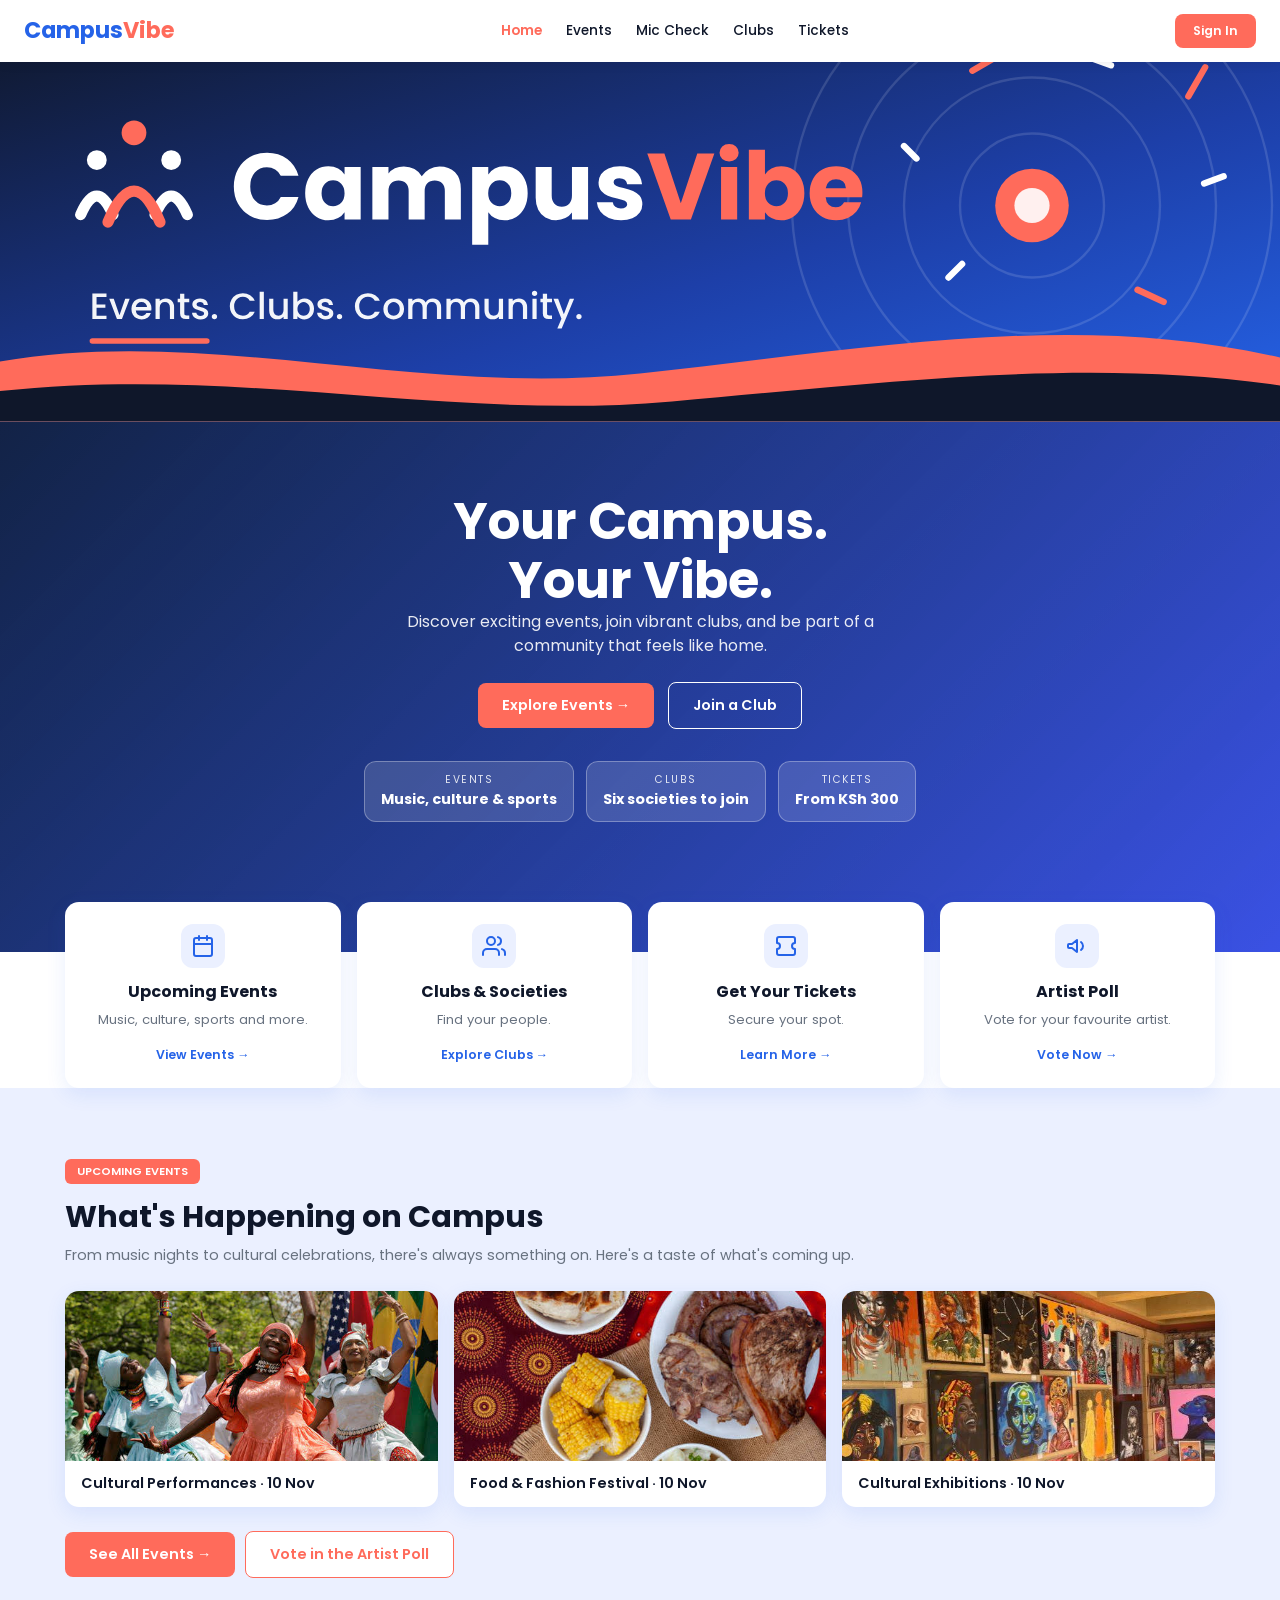
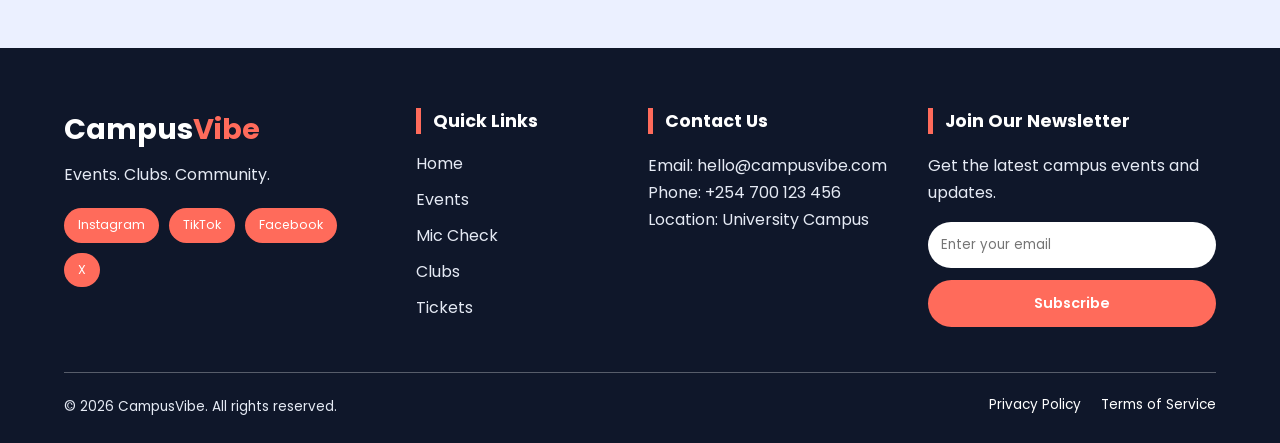
<file: index.html>
<!DOCTYPE html>
<html lang="en">
<head>
<meta charset="UTF-8">
<meta name="viewport" content="width=device-width, initial-scale=1.0">
<title>CampusVibe | Events. Clubs. Community.</title>
<link href="https://fonts.googleapis.com/css2?family=Poppins:wght@400;500;600;700&display=swap" rel="stylesheet">
<!-- same stylesheet and script as every page (they sit next to this file in the repo root) -->
<link rel="stylesheet" href="styles.css">
</head>
<body>
<a class="skip" href="#main">Skip to content</a>

<!-- HEADER (the same on every page; only the 'active' link changes) -->
<header class="header">
  <a href="index.html" class="logo">Campus<span>Vibe</span></a>
  <nav class="nav" aria-label="Main">
    <a href="index.html" class="active" aria-current="page">Home</a><a href="sections/events.html">Events</a><a href="sections/featured-event.html">Mic Check</a><a href="sections/clubs.html">Clubs</a>
    <a href="sections/tickets.html">Tickets</a>
  </nav>
  <a href="sections/tickets.html" class="btn btn-sm">Sign In</a>
  <button class="menu-toggle" aria-label="Open menu" aria-expanded="false">&#9776;</button>
</header>

<main id="main">

<!-- BRAND BANNER: logo + tagline, drawn as a vector so it stays sharp on every screen -->
<img class="banner" src="images/banner.svg" alt="CampusVibe. Events. Clubs. Community." width="1600" height="500" fetchpriority="high">

<!-- HERO: prototype headline, buttons and three quick facts (the banner above shows the logo and tagline) -->
<section class="hero" id="home">
  <div class="wrap hero-center">
    <div class="hero-copy">
      <h1>Your Campus.<br>Your Vibe.</h1>
      <p class="hero-text">Discover exciting events, join vibrant clubs, and be part of a community that feels like home.</p>
      <a href="sections/events.html" class="btn">Explore Events &rarr;</a>
      <a href="sections/clubs.html" class="btn btn-outline">Join a Club</a>
      <div class="chips">
        <div class="chip"><small>EVENTS</small><b>Music, culture &amp; sports</b></div>
        <div class="chip"><small>CLUBS</small><b>Six societies to join</b></div>
        <div class="chip"><small>TICKETS</small><b>From KSh 300</b></div>
      </div>
    </div>
  </div>
</section>

<!-- QUICK LINKS: each card opens its own page -->
<section class="quick" aria-label="Quick links">
  <div class="wrap grid4">
    <a class="card" href="sections/events.html"><span class="icon" aria-hidden="true"><svg viewBox="0 0 24 24" width="24" height="24" fill="none" stroke="currentColor" stroke-width="2" stroke-linecap="round" stroke-linejoin="round"><rect x="3" y="4" width="18" height="18" rx="2"/><line x1="16" y1="2" x2="16" y2="6"/><line x1="8" y1="2" x2="8" y2="6"/><line x1="3" y1="10" x2="21" y2="10"/></svg></span><h3>Upcoming Events</h3><p>Music, culture, sports and more.</p><span>View Events &rarr;</span></a>
    <a class="card" href="sections/clubs.html"><span class="icon" aria-hidden="true"><svg viewBox="0 0 24 24" width="24" height="24" fill="none" stroke="currentColor" stroke-width="2" stroke-linecap="round" stroke-linejoin="round"><path d="M17 21v-2a4 4 0 0 0-4-4H5a4 4 0 0 0-4 4v2"/><circle cx="9" cy="7" r="4"/><path d="M23 21v-2a4 4 0 0 0-3-3.87"/><path d="M16 3.13a4 4 0 0 1 0 7.75"/></svg></span><h3>Clubs &amp; Societies</h3><p>Find your people.</p><span>Explore Clubs &rarr;</span></a>
    <a class="card" href="sections/tickets.html"><span class="icon" aria-hidden="true"><svg viewBox="0 0 24 24" width="24" height="24" fill="none" stroke="currentColor" stroke-width="2" stroke-linecap="round" stroke-linejoin="round"><path d="M3 9V5a2 2 0 0 1 2-2h14a2 2 0 0 1 2 2v4a2 2 0 0 0 0 6v4a2 2 0 0 1-2 2H5a2 2 0 0 1-2-2v-4a2 2 0 0 0 0-6z"/></svg></span><h3>Get Your Tickets</h3><p>Secure your spot.</p><span>Learn More &rarr;</span></a>
    <a class="card" href="sections/poll.html"><span class="icon" aria-hidden="true"><svg viewBox="0 0 24 24" width="24" height="24" fill="none" stroke="currentColor" stroke-width="2" stroke-linecap="round" stroke-linejoin="round"><path d="M3 11v2a1 1 0 0 0 1 1h3l5 4V6L7 10H4a1 1 0 0 0-1 1z"/><path d="M16 8a5 5 0 0 1 0 8"/></svg></span><h3>Artist Poll</h3><p>Vote for your favourite artist.</p><span>Vote Now &rarr;</span></a>
  </div>
</section>

<!-- WHAT'S ON: preview of the events page -->
<section class="section light" id="whats-on">
  <div class="wrap">
    <span class="badge">UPCOMING EVENTS</span>
    <h2 class="title">What's Happening on Campus</h2>
    <p class="sub">From music nights to cultural celebrations, there's always something on. Here's a taste of what's coming up.</p>
    <div class="gallery">
      <a href="sections/events.html"><figure><img src="images/cultural-performances.jpg" alt="Dancers in colourful traditional dress performing with their arms raised" width="515" height="373" loading="lazy"><figcaption>Cultural Performances &middot; 10 Nov</figcaption></figure></a>
      <a href="sections/events.html"><figure><img src="images/cultural-food-fashion.jpg" alt="Grilled meats, roasted maize, flatbread and salad served on a patterned cloth" width="533" height="375" loading="lazy"><figcaption>Food &amp; Fashion Festival &middot; 10 Nov</figcaption></figure></a>
      <a href="sections/events.html"><figure><img src="images/cultural-exhibitions.jpg" alt="Colourful portrait paintings displayed on a gallery wall" width="599" height="375" loading="lazy"><figcaption>Cultural Exhibitions &middot; 10 Nov</figcaption></figure></a>
    </div>
    <p style="margin-top:24px"><a href="sections/events.html" class="btn">See All Events &rarr;</a><a href="sections/poll.html" class="btn btn-outline">Vote in the Artist Poll</a></p>
  </div>
</section>

</main>

<!-- FOOTER (the same on every page) -->
<footer class="footer">
  <div class="footer-container">
    <div>
      <h2>Campus<span>Vibe</span></h2>
      <p>Events. Clubs. Community.</p>
      <div class="social-links">
        <a href="#" aria-label="Instagram">Instagram</a><a href="#" aria-label="TikTok">TikTok</a>
        <a href="#" aria-label="Facebook">Facebook</a><a href="#" aria-label="X">X</a>
      </div>
    </div>
    <div class="footer-links">
      <h3>Quick Links</h3>
      <a href="index.html">Home</a><a href="sections/events.html">Events</a><a href="sections/featured-event.html">Mic Check</a><a href="sections/clubs.html">Clubs</a><a href="sections/tickets.html">Tickets</a>
    </div>
    <div>
      <h3>Contact Us</h3>
      <p>Email: hello@campusvibe.com</p><p>Phone: +254 700 123 456</p><p>Location: University Campus</p>
    </div>
    <div class="footer-newsletter">
      <h3>Join Our Newsletter</h3>
      <p>Get the latest campus events and updates.</p>
      <form id="newsletterForm">
        <label for="newsEmail" class="skip">Email address</label>
        <input type="email" id="newsEmail" placeholder="Enter your email" required>
        <button type="submit">Subscribe</button>
      </form>
      <p id="newsMsg" role="status"></p>
    </div>
  </div>
  <div class="footer-bottom">
    <p>&copy; 2026 CampusVibe. All rights reserved.</p>
    <div><a href="#">Privacy Policy</a><a href="#">Terms of Service</a></div>
  </div>
</footer>

<script src="script.js"></script>
</body>
</html>
</file>
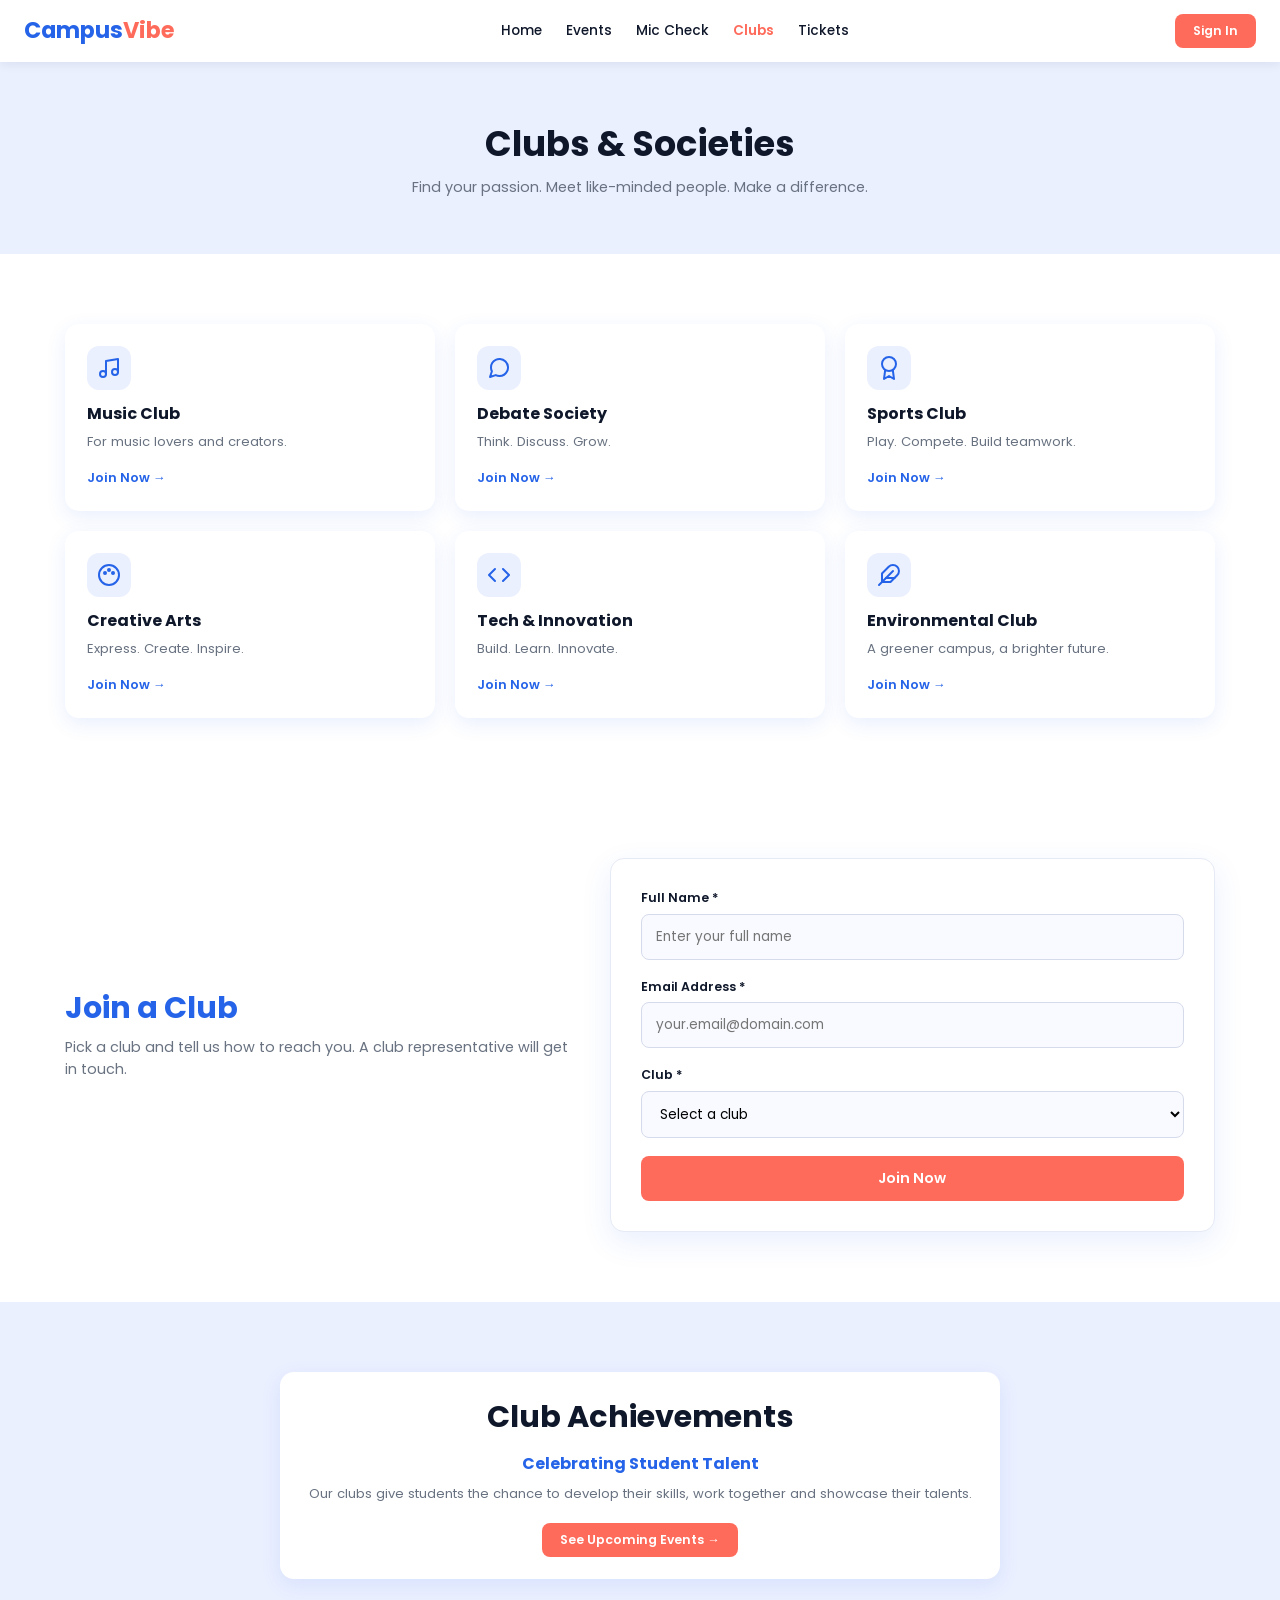
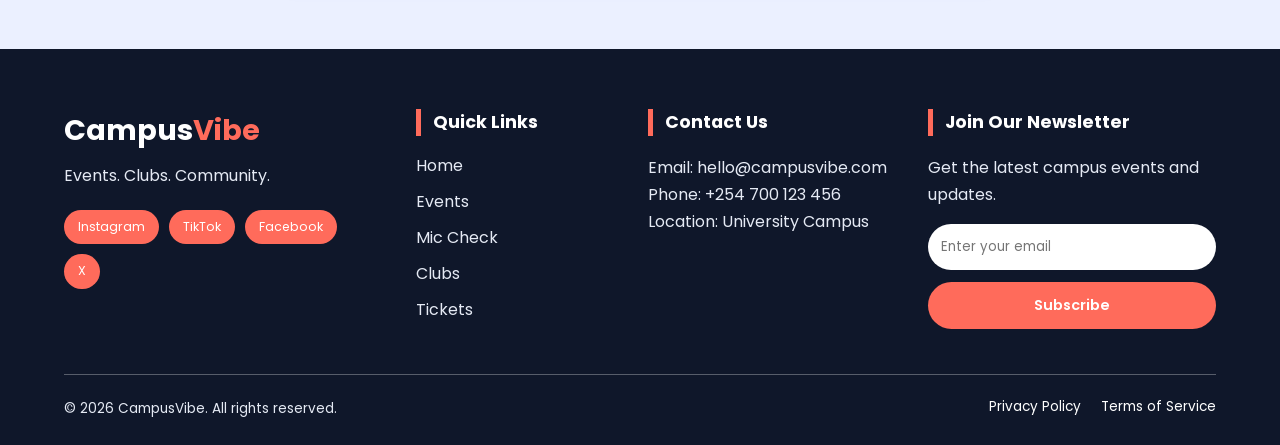
<file: sections/clubs.html>
<!DOCTYPE html>
<html lang="en">
<head>
<meta charset="UTF-8">
<meta name="viewport" content="width=device-width, initial-scale=1.0">
<title>Clubs & Societies | CampusVibe</title>
<link href="https://fonts.googleapis.com/css2?family=Poppins:wght@400;500;600;700&display=swap" rel="stylesheet">
<link rel="stylesheet" href="../styles.css">
</head>
<body>
<a class="skip" href="#main">Skip to content</a>

<!-- HEADER: identical on every page; only the highlighted link changes -->
<header class="header">
  <a href="../index.html" class="logo">Campus<span>Vibe</span></a>
  <nav class="nav" aria-label="Main"><a href="../index.html">Home</a><a href="events.html">Events</a><a href="featured-event.html">Mic Check</a><a href="clubs.html" class="active" aria-current="page">Clubs</a><a href="tickets.html">Tickets</a></nav>
  <a href="tickets.html#register" class="btn btn-sm">Sign In</a>
  <button class="menu-toggle" aria-label="Open menu" aria-expanded="false">&#9776;</button>
</header>

<main id="main">
<div class="page-hero"><h1 class="title">Clubs &amp; Societies</h1><p class="sub">Find your passion. Meet like-minded people. Make a difference.</p></div>
<section class="section" id="clubs"><div class="wrap"><div class="grid3">
      <div class="card"><span class="icon" aria-hidden="true"><svg viewBox="0 0 24 24" width="24" height="24" fill="none" stroke="currentColor" stroke-width="2" stroke-linecap="round" stroke-linejoin="round"><path d="M9 18V5l12-2v13"/><circle cx="6" cy="18" r="3"/><circle cx="18" cy="16" r="3"/></svg></span><h3>Music Club</h3><p>For music lovers and creators.</p><a href="#join" class="link" data-club="Music Club">Join Now &rarr;</a></div>
      <div class="card"><span class="icon" aria-hidden="true"><svg viewBox="0 0 24 24" width="24" height="24" fill="none" stroke="currentColor" stroke-width="2" stroke-linecap="round" stroke-linejoin="round"><path d="M21 11.5a8.4 8.4 0 0 1-.9 3.8 8.5 8.5 0 0 1-7.6 4.7 8.4 8.4 0 0 1-3.8-.9L3 21l1.9-5.7a8.4 8.4 0 0 1-.9-3.8 8.5 8.5 0 0 1 4.7-7.6 8.4 8.4 0 0 1 3.8-.9h.5a8.5 8.5 0 0 1 8 8z"/></svg></span><h3>Debate Society</h3><p>Think. Discuss. Grow.</p><a href="#join" class="link" data-club="Debate Society">Join Now &rarr;</a></div>
      <div class="card"><span class="icon" aria-hidden="true"><svg viewBox="0 0 24 24" width="24" height="24" fill="none" stroke="currentColor" stroke-width="2" stroke-linecap="round" stroke-linejoin="round"><circle cx="12" cy="8" r="7"/><polyline points="8.2 13.9 7 23 12 20 17 23 15.8 13.9"/></svg></span><h3>Sports Club</h3><p>Play. Compete. Build teamwork.</p><a href="#join" class="link" data-club="Sports Club">Join Now &rarr;</a></div>
      <div class="card"><span class="icon" aria-hidden="true"><svg viewBox="0 0 24 24" width="24" height="24" fill="none" stroke="currentColor" stroke-width="2" stroke-linecap="round" stroke-linejoin="round"><circle cx="12" cy="12" r="10"/><circle cx="8" cy="10" r="1"/><circle cx="12" cy="7" r="1"/><circle cx="16" cy="10" r="1"/></svg></span><h3>Creative Arts</h3><p>Express. Create. Inspire.</p><a href="#join" class="link" data-club="Creative Arts">Join Now &rarr;</a></div>
      <div class="card"><span class="icon" aria-hidden="true"><svg viewBox="0 0 24 24" width="24" height="24" fill="none" stroke="currentColor" stroke-width="2" stroke-linecap="round" stroke-linejoin="round"><polyline points="16 18 22 12 16 6"/><polyline points="8 6 2 12 8 18"/></svg></span><h3>Tech &amp; Innovation</h3><p>Build. Learn. Innovate.</p><a href="#join" class="link" data-club="Tech &amp; Innovation">Join Now &rarr;</a></div>
      <div class="card"><span class="icon" aria-hidden="true"><svg viewBox="0 0 24 24" width="24" height="24" fill="none" stroke="currentColor" stroke-width="2" stroke-linecap="round" stroke-linejoin="round"><path d="M20.2 12.2a6 6 0 0 0-8.5-8.5L5 10.5V19h8.5z"/><line x1="16" y1="8" x2="2" y2="22"/><line x1="17.5" y1="15" x2="9" y2="15"/></svg></span><h3>Environmental Club</h3><p>A greener campus, a brighter future.</p><a href="#join" class="link" data-club="Environmental Club">Join Now &rarr;</a></div>
</div></div></section>
<section class="section" id="join">
  <div class="wrap split">
    <div>
      <h2 class="title blue">Join a Club</h2>
      <p class="sub">Pick a club and tell us how to reach you. A club representative will get in touch.</p>
    </div>
    <!-- novalidate: script.js checks the fields and shows friendly messages -->
    <form id="joinForm" novalidate>
      <label for="joinName">Full Name *</label>
      <input type="text" id="joinName" placeholder="Enter your full name" autocomplete="name">
      <label for="joinEmail">Email Address *</label>
      <input type="email" id="joinEmail" placeholder="your.email@domain.com" autocomplete="email">
      <label for="club">Club *</label>
      <select id="club">
        <option value="">Select a club</option>
        <option>Music Club</option>
        <option>Debate Society</option>
        <option>Sports Club</option>
        <option>Creative Arts</option>
        <option>Tech &amp; Innovation</option>
        <option>Environmental Club</option>
      </select>
      <button type="submit" class="btn full">Join Now</button>
      <div id="joinMsg" role="alert"></div>
    </form>
  </div>
</section>
<section class="section light" id="achievements">
  <div class="wrap">
    <div class="card" style="max-width:720px;margin:auto;text-align:center">
      <h2 class="title">Club Achievements</h2>
      <h3 style="margin-top:12px;color:var(--blue)">Celebrating Student Talent</h3>
      <p style="margin-top:8px">Our clubs give students the chance to develop their skills, work together and showcase their talents.</p>
      <a href="events.html" class="btn btn-sm" style="margin-top:8px">See Upcoming Events &rarr;</a>
    </div>
  </div>
</section>
</main>

<!-- FOOTER: identical on every page -->
<footer class="footer">
  <div class="footer-container">
    <div>
      <h2>Campus<span>Vibe</span></h2>
      <p>Events. Clubs. Community.</p>
      <div class="social-links">
        <a href="#" aria-label="Instagram">Instagram</a><a href="#" aria-label="TikTok">TikTok</a>
        <a href="#" aria-label="Facebook">Facebook</a><a href="#" aria-label="X">X</a>
      </div>
    </div>
    <div class="footer-links"><h3>Quick Links</h3><a href="../index.html">Home</a><a href="events.html">Events</a><a href="featured-event.html">Mic Check</a><a href="clubs.html">Clubs</a><a href="tickets.html">Tickets</a></div>
    <div>
      <h3>Contact Us</h3>
      <p>Email: hello@campusvibe.com</p><p>Phone: +254 700 123 456</p><p>Location: University Campus</p>
    </div>
    <div class="footer-newsletter">
      <h3>Join Our Newsletter</h3>
      <p>Get the latest campus events and updates.</p>
      <form id="newsletterForm">
        <label for="newsEmail" class="skip">Email address</label>
        <input type="email" id="newsEmail" placeholder="Enter your email" required>
        <button type="submit">Subscribe</button>
      </form>
      <p id="newsMsg" role="status"></p>
    </div>
  </div>
  <div class="footer-bottom">
    <p>&copy; 2026 CampusVibe. All rights reserved.</p>
    <div><a href="#">Privacy Policy</a><a href="#">Terms of Service</a></div>
  </div>
</footer>

<script src="../script.js"></script>
</body>
</html>
</file>
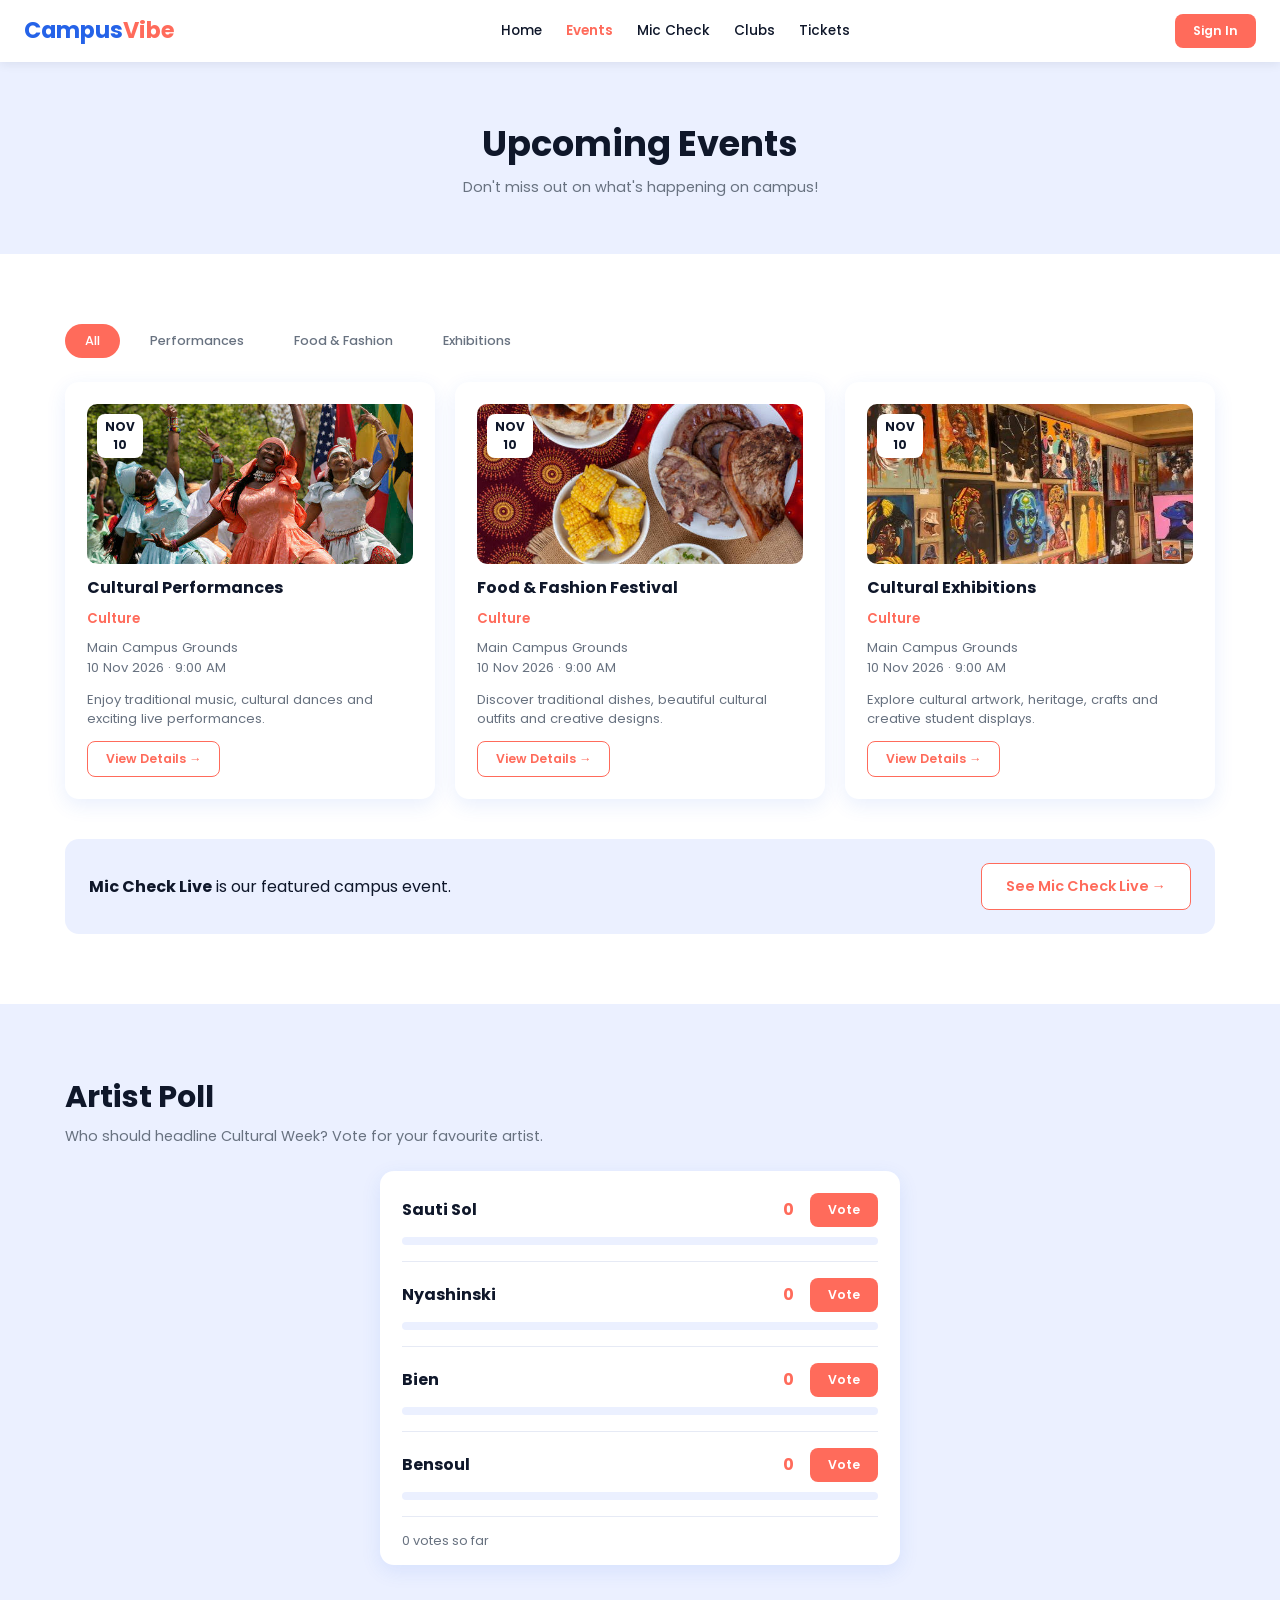
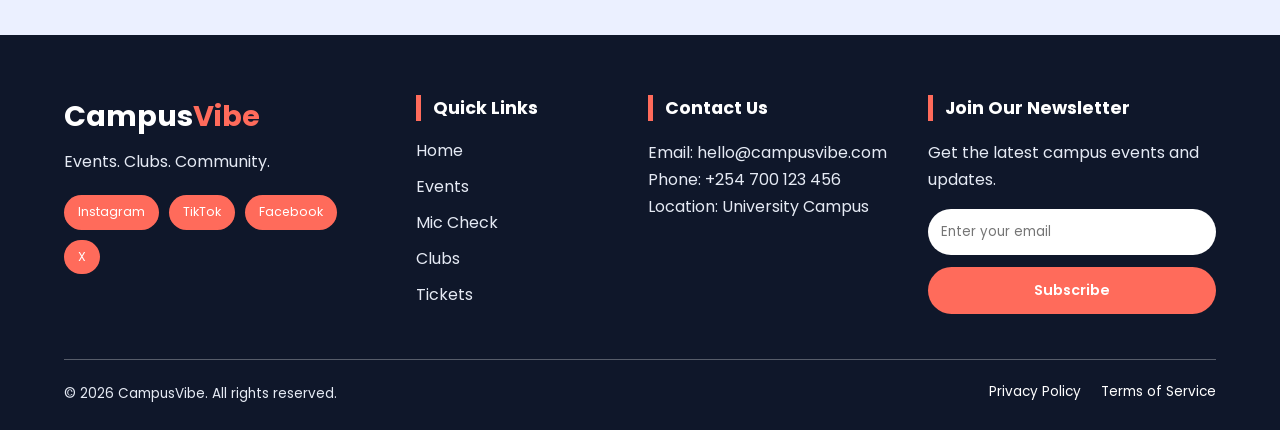
<file: sections/events.html>
<!DOCTYPE html>
<html lang="en">
<head>
<meta charset="UTF-8">
<meta name="viewport" content="width=device-width, initial-scale=1.0">
<title>Upcoming Events | CampusVibe</title>
<link href="https://fonts.googleapis.com/css2?family=Poppins:wght@400;500;600;700&display=swap" rel="stylesheet">
<link rel="stylesheet" href="../styles.css">
</head>
<body>
<a class="skip" href="#main">Skip to content</a>

<!-- HEADER: identical on every page; only the highlighted link changes -->
<header class="header">
  <a href="../index.html" class="logo">Campus<span>Vibe</span></a>
  <nav class="nav" aria-label="Main"><a href="../index.html">Home</a><a href="events.html" class="active" aria-current="page">Events</a><a href="featured-event.html">Mic Check</a><a href="clubs.html">Clubs</a><a href="tickets.html">Tickets</a></nav>
  <a href="tickets.html#register" class="btn btn-sm">Sign In</a>
  <button class="menu-toggle" aria-label="Open menu" aria-expanded="false">&#9776;</button>
</header>

<main id="main">
<div class="page-hero"><h1 class="title">Upcoming Events</h1><p class="sub">Don't miss out on what's happening on campus!</p></div>
<section class="section" id="events">
  <div class="wrap">
    <div class="tabs" role="group" aria-label="Filter events">
      <button class="tab active" data-filter="all">All</button>
      <button class="tab" data-filter="Performances">Performances</button>
      <button class="tab" data-filter="Food &amp; Fashion">Food &amp; Fashion</button>
      <button class="tab" data-filter="Exhibitions">Exhibitions</button>
    </div>
    <div class="grid3">
      <article class="card event" data-cat="Performances">
        <div class="event-img">
          <img src="../images/cultural-performances.jpg" alt="Dancers in colourful traditional dress performing with their arms raised" width="515" height="373" loading="lazy">
          <b>NOV<br>10</b>
        </div>
        <h3>Cultural Performances</h3><small class="cat">Culture</small>
        <p>Main Campus Grounds<br>10 Nov 2026 &middot; 9:00 AM</p>
        <p>Enjoy traditional music, cultural dances and exciting live performances.</p>
        <button type="button" class="btn btn-sm btn-outline details-toggle" aria-expanded="false" aria-controls="details-1">View Details &rarr;</button>
        <div class="details" id="details-1" hidden><p>Experience different cultures through music, dance and live entertainment.</p></div>
      </article>
      <article class="card event" data-cat="Food &amp; Fashion">
        <div class="event-img">
          <img src="../images/cultural-food-fashion.jpg" alt="Grilled meats, roasted maize, flatbread and salad served on a patterned cloth" width="533" height="375" loading="lazy">
          <b>NOV<br>10</b>
        </div>
        <h3>Food &amp; Fashion Festival</h3><small class="cat">Culture</small>
        <p>Main Campus Grounds<br>10 Nov 2026 &middot; 9:00 AM</p>
        <p>Discover traditional dishes, beautiful cultural outfits and creative designs.</p>
        <button type="button" class="btn btn-sm btn-outline details-toggle" aria-expanded="false" aria-controls="details-2">View Details &rarr;</button>
        <div class="details" id="details-2" hidden><p>Taste traditional dishes and see cultural outfits and creative designs from across campus.</p></div>
      </article>
      <article class="card event" data-cat="Exhibitions">
        <div class="event-img">
          <img src="../images/cultural-exhibitions.jpg" alt="Colourful portrait paintings displayed on a gallery wall" width="599" height="375" loading="lazy">
          <b>NOV<br>10</b>
        </div>
        <h3>Cultural Exhibitions</h3><small class="cat">Culture</small>
        <p>Main Campus Grounds<br>10 Nov 2026 &middot; 9:00 AM</p>
        <p>Explore cultural artwork, heritage, crafts and creative student displays.</p>
        <button type="button" class="btn btn-sm btn-outline details-toggle" aria-expanded="false" aria-controls="details-3">View Details &rarr;</button>
        <div class="details" id="details-3" hidden><p>Browse cultural artwork, heritage, crafts and creative student displays. All interested students are welcome.</p></div>
      </article>
    </div>
    <p class="empty" id="noEvents" hidden>No events in this category yet.</p>
    <div class="cta"><p><b>Mic Check Live</b> is our featured campus event.</p><a href="featured-event.html" class="btn btn-outline">See Mic Check Live &rarr;</a></div>
  </div>
</section>
<section class="section light" id="artist-poll">
  <div class="wrap">
    <h2 class="title">Artist Poll</h2>
    <p class="sub">Who should headline Cultural Week? Vote for your favourite artist.</p>
    <div class="box pollbox" style="margin: auto">
      <div class="artist-card">
        <div class="artist-main">
          <b>Sauti Sol</b>
          <span class="votes" data-count="Sauti Sol">0</span>
          <button class="btn btn-sm" data-artist="Sauti Sol" aria-label="Vote for Sauti Sol">Vote</button>
        </div>
        <div class="bar"><div class="bar-fill" data-bar="Sauti Sol"></div></div>
      </div>
      <div class="artist-card">
        <div class="artist-main">
          <b>Nyashinski</b>
          <span class="votes" data-count="Nyashinski">0</span>
          <button class="btn btn-sm" data-artist="Nyashinski" aria-label="Vote for Nyashinski">Vote</button>
        </div>
        <div class="bar"><div class="bar-fill" data-bar="Nyashinski"></div></div>
      </div>
      <div class="artist-card">
        <div class="artist-main">
          <b>Bien</b>
          <span class="votes" data-count="Bien">0</span>
          <button class="btn btn-sm" data-artist="Bien" aria-label="Vote for Bien">Vote</button>
        </div>
        <div class="bar"><div class="bar-fill" data-bar="Bien"></div></div>
      </div>
      <div class="artist-card">
        <div class="artist-main">
          <b>Bensoul</b>
          <span class="votes" data-count="Bensoul">0</span>
          <button class="btn btn-sm" data-artist="Bensoul" aria-label="Vote for Bensoul">Vote</button>
        </div>
        <div class="bar"><div class="bar-fill" data-bar="Bensoul"></div></div>
      </div>
      <div class="poll-meta"><span id="pollTotal">0 votes so far</span><span id="pollMsg" role="status"></span></div>
    </div>
  </div>
</section>
</main>

<!-- FOOTER: identical on every page -->
<footer class="footer">
  <div class="footer-container">
    <div>
      <h2>Campus<span>Vibe</span></h2>
      <p>Events. Clubs. Community.</p>
      <div class="social-links">
        <a href="#" aria-label="Instagram">Instagram</a><a href="#" aria-label="TikTok">TikTok</a>
        <a href="#" aria-label="Facebook">Facebook</a><a href="#" aria-label="X">X</a>
      </div>
    </div>
    <div class="footer-links"><h3>Quick Links</h3><a href="../index.html">Home</a><a href="events.html">Events</a><a href="featured-event.html">Mic Check</a><a href="clubs.html">Clubs</a><a href="tickets.html">Tickets</a></div>
    <div>
      <h3>Contact Us</h3>
      <p>Email: hello@campusvibe.com</p><p>Phone: +254 700 123 456</p><p>Location: University Campus</p>
    </div>
    <div class="footer-newsletter">
      <h3>Join Our Newsletter</h3>
      <p>Get the latest campus events and updates.</p>
      <form id="newsletterForm">
        <label for="newsEmail" class="skip">Email address</label>
        <input type="email" id="newsEmail" placeholder="Enter your email" required>
        <button type="submit">Subscribe</button>
      </form>
      <p id="newsMsg" role="status"></p>
    </div>
  </div>
  <div class="footer-bottom">
    <p>&copy; 2026 CampusVibe. All rights reserved.</p>
    <div><a href="#">Privacy Policy</a><a href="#">Terms of Service</a></div>
  </div>
</footer>

<script src="../script.js"></script>
</body>
</html>
</file>
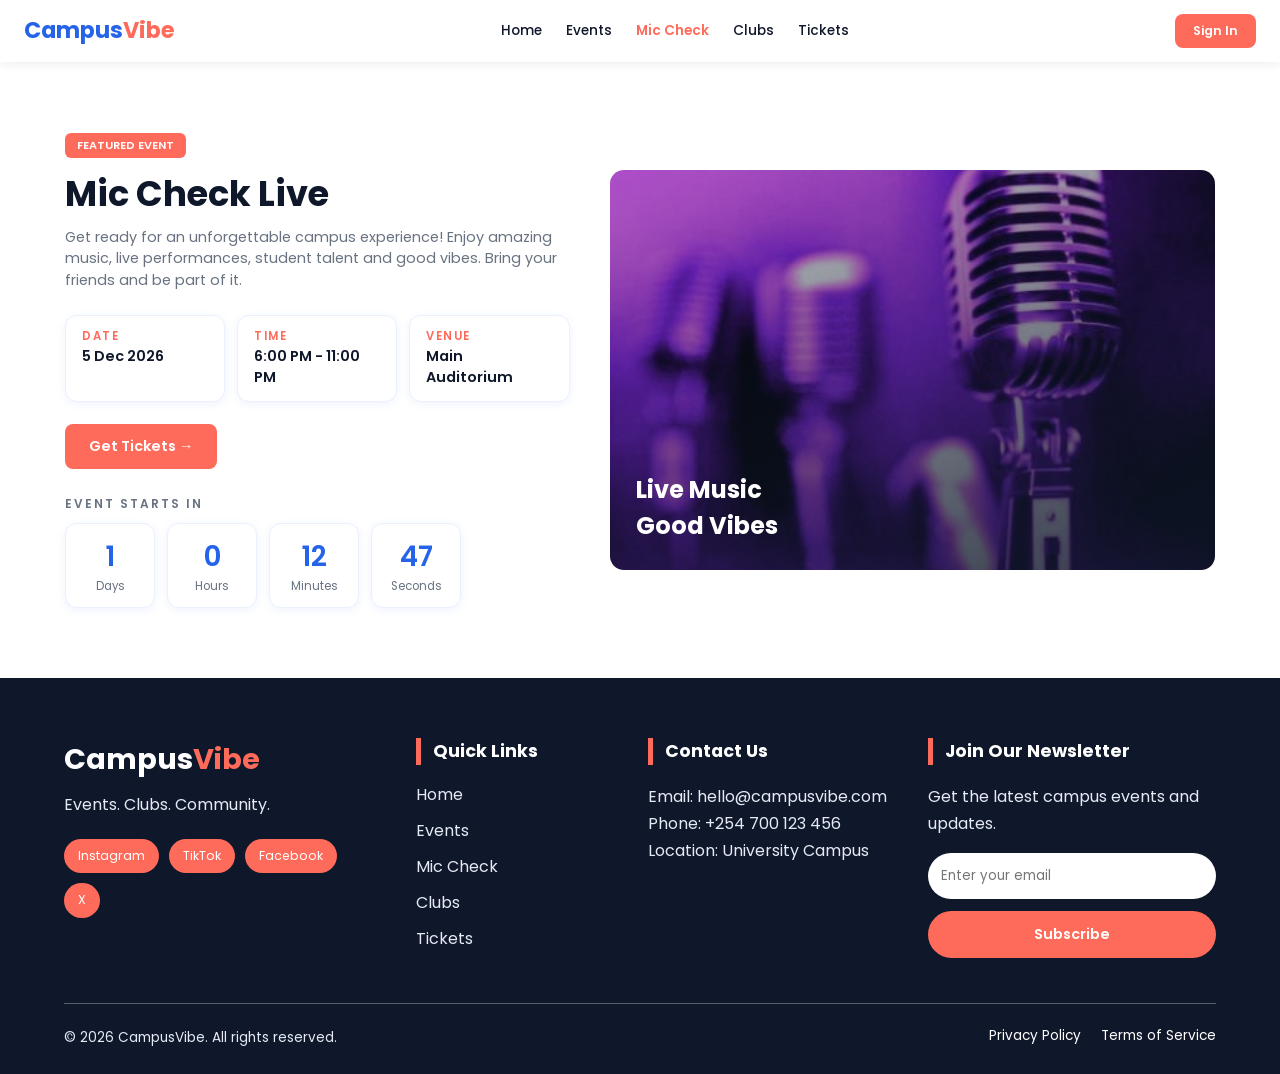
<file: sections/featured-event.html>
<!DOCTYPE html>
<html lang="en">
<head>
<meta charset="UTF-8">
<meta name="viewport" content="width=device-width, initial-scale=1.0">
<title>Mic Check Live | CampusVibe</title>
<link href="https://fonts.googleapis.com/css2?family=Poppins:wght@400;500;600;700&display=swap" rel="stylesheet">
<!-- same stylesheet and script as every page (they sit next to this file in the repo root) -->
<link rel="stylesheet" href="../styles.css">
</head>
<body>
<a class="skip" href="#main">Skip to content</a>

<!-- HEADER (the same on every page; only the 'active' link changes) -->
<header class="header">
  <a href="../index.html" class="logo">Campus<span>Vibe</span></a>
  <nav class="nav" aria-label="Main">
    <a href="../index.html">Home</a><a href="events.html">Events</a><a href="featured-event.html" class="active" aria-current="page">Mic Check</a><a href="clubs.html">Clubs</a>
    <a href="tickets.html">Tickets</a>
  </nav>
  <a href="tickets.html" class="btn btn-sm">Sign In</a>
  <button class="menu-toggle" aria-label="Open menu" aria-expanded="false">&#9776;</button>
</header>

<main id="main">
  <section class="section" id="featured">
    <div class="wrap split">
      <div>
        <span class="badge">FEATURED EVENT</span>
        <h1 class="title">Mic Check Live</h1>
        <p class="sub">Get ready for an unforgettable campus experience! Enjoy amazing music, live performances, student talent and good vibes. Bring your friends and be part of it.</p>
        <!-- keep these three boxes in sync with data-date below -->
        <div class="fe-details">
          <div class="fe-box"><h2>DATE</h2><p>5 Dec 2026</p></div>
          <div class="fe-box"><h2>TIME</h2><p>6:00 PM - 11:00 PM</p></div>
          <div class="fe-box"><h2>VENUE</h2><p>Main Auditorium</p></div>
        </div>
        <a href="tickets.html" class="btn">Get Tickets &rarr;</a>
        <h2 class="cd-label">EVENT STARTS IN</h2>
        <!-- script.js reads data-date and fills the four numbers (ids: days, hours, minutes, seconds) -->
        <div class="countdown" id="countdown" data-date="2026-12-05T18:00:00">
          <div class="cd"><span id="days">00</span>Days</div>
          <div class="cd"><span id="hours">00</span>Hours</div>
          <div class="cd"><span id="minutes">00</span>Minutes</div>
          <div class="cd"><span id="seconds">00</span>Seconds</div>
        </div>
        <p class="started" id="started" hidden>The event has started. Enjoy Mic Check Live!</p>
      </div>
      <div class="poster tall"><h2>Live Music<br>Good Vibes</h2></div>
    </div>
  </section>
</main>

<!-- FOOTER (the same on every page) -->
<footer class="footer">
  <div class="footer-container">
    <div>
      <h2>Campus<span>Vibe</span></h2>
      <p>Events. Clubs. Community.</p>
      <div class="social-links">
        <a href="#" aria-label="Instagram">Instagram</a><a href="#" aria-label="TikTok">TikTok</a>
        <a href="#" aria-label="Facebook">Facebook</a><a href="#" aria-label="X">X</a>
      </div>
    </div>
    <div class="footer-links">
      <h3>Quick Links</h3>
      <a href="../index.html">Home</a><a href="events.html">Events</a><a href="featured-event.html">Mic Check</a><a href="clubs.html">Clubs</a><a href="tickets.html">Tickets</a>
    </div>
    <div>
      <h3>Contact Us</h3>
      <p>Email: hello@campusvibe.com</p><p>Phone: +254 700 123 456</p><p>Location: University Campus</p>
    </div>
    <div class="footer-newsletter">
      <h3>Join Our Newsletter</h3>
      <p>Get the latest campus events and updates.</p>
      <form id="newsletterForm">
        <label for="newsEmail" class="skip">Email address</label>
        <input type="email" id="newsEmail" placeholder="Enter your email" required>
        <button type="submit">Subscribe</button>
      </form>
      <p id="newsMsg" role="status"></p>
    </div>
  </div>
  <div class="footer-bottom">
    <p>&copy; 2026 CampusVibe. All rights reserved.</p>
    <div><a href="#">Privacy Policy</a><a href="#">Terms of Service</a></div>
  </div>
</footer>

<script src="../script.js"></script>
</body>
</html>
</file>
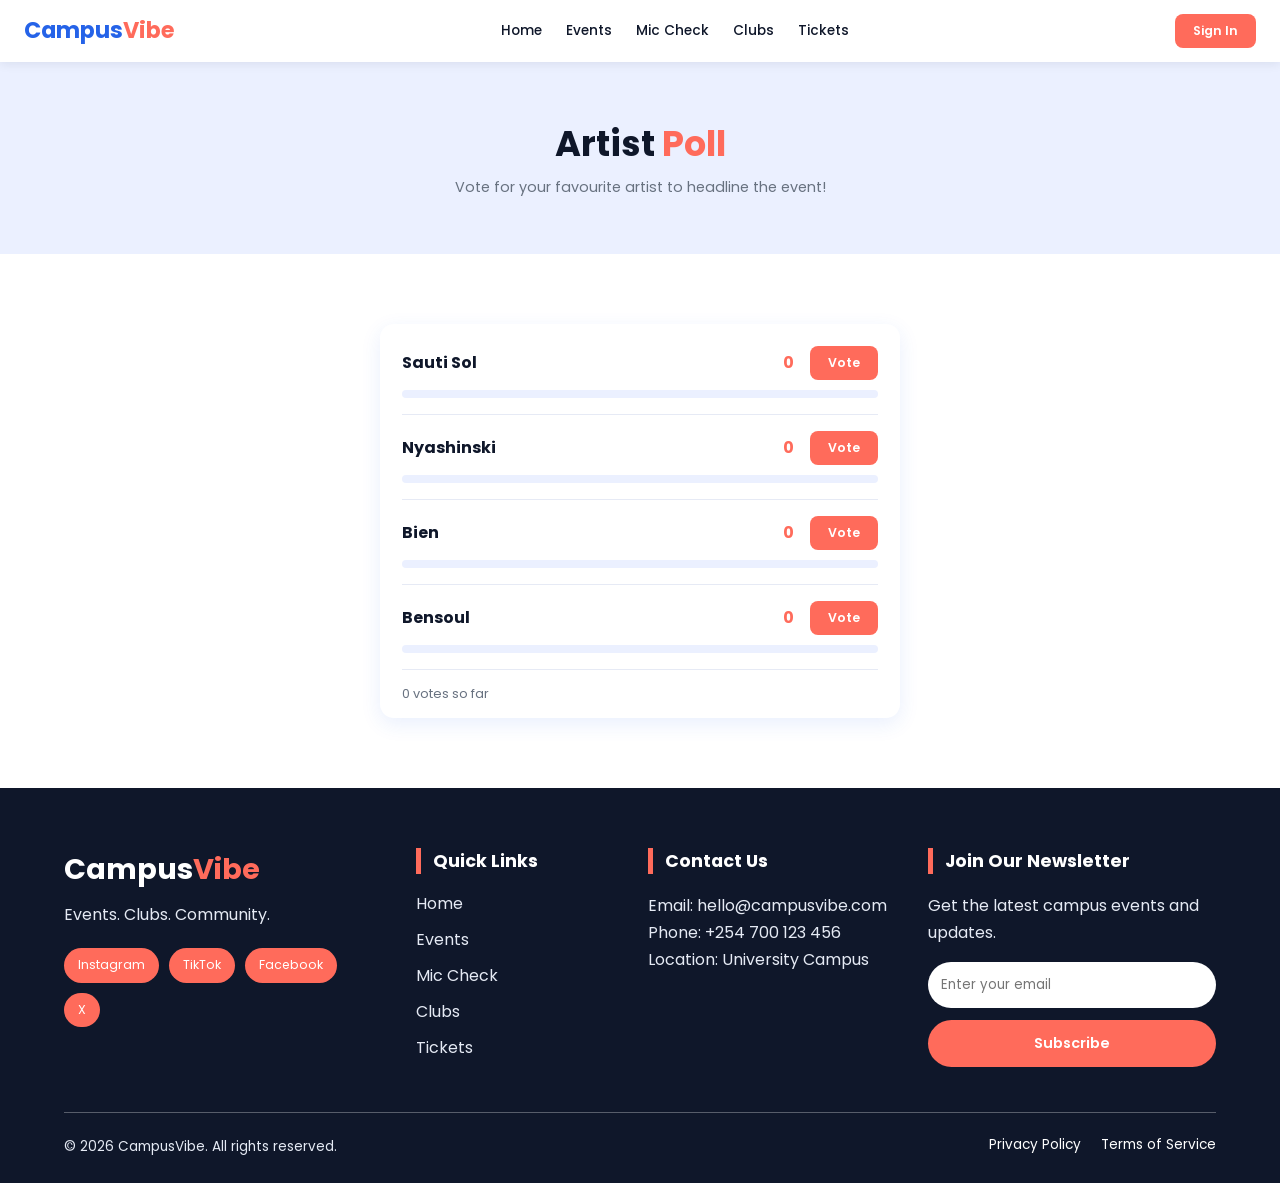
<file: sections/poll.html>
<!DOCTYPE html>
<html lang="en">
<head>
<meta charset="UTF-8">
<meta name="viewport" content="width=device-width, initial-scale=1.0">
<title>Artist Poll | CampusVibe</title>
<link href="https://fonts.googleapis.com/css2?family=Poppins:wght@400;500;600;700&display=swap" rel="stylesheet">
<!-- same stylesheet and script as every page (they sit next to this file in the repo root) -->
<link rel="stylesheet" href="../styles.css">
</head>
<body>
<a class="skip" href="#main">Skip to content</a>

<!-- HEADER (the same on every page; only the 'active' link changes) -->
<header class="header">
  <a href="../index.html" class="logo">Campus<span>Vibe</span></a>
  <nav class="nav" aria-label="Main">
    <a href="../index.html">Home</a><a href="events.html">Events</a><a href="featured-event.html">Mic Check</a><a href="clubs.html">Clubs</a>
    <a href="tickets.html">Tickets</a>
  </nav>
  <a href="tickets.html" class="btn btn-sm">Sign In</a>
  <button class="menu-toggle" aria-label="Open menu" aria-expanded="false">&#9776;</button>
</header>

<main id="main">
  <div class="page-hero">
    <h1 class="title">Artist <span style="color:var(--coral)">Poll</span></h1>
    <p class="sub">Vote for your favourite artist to headline the event!</p>
  </div>

  <section class="section">
    <div class="wrap">
      <!-- data-artist = the vote button, data-count = the number, data-bar = the progress bar.
           script.js finds these by name, so keep the artist names identical in all three. -->
      <div class="box pollbox" style="margin:auto">
      <div class="artist-card">
        <div class="artist-main">
          <b>Sauti Sol</b>
          <span class="votes" data-count="Sauti Sol">0</span>
          <button class="btn btn-sm" data-artist="Sauti Sol" aria-label="Vote for Sauti Sol">Vote</button>
        </div>
        <div class="bar"><div class="bar-fill" data-bar="Sauti Sol"></div></div>
      </div>
      <div class="artist-card">
        <div class="artist-main">
          <b>Nyashinski</b>
          <span class="votes" data-count="Nyashinski">0</span>
          <button class="btn btn-sm" data-artist="Nyashinski" aria-label="Vote for Nyashinski">Vote</button>
        </div>
        <div class="bar"><div class="bar-fill" data-bar="Nyashinski"></div></div>
      </div>
      <div class="artist-card">
        <div class="artist-main">
          <b>Bien</b>
          <span class="votes" data-count="Bien">0</span>
          <button class="btn btn-sm" data-artist="Bien" aria-label="Vote for Bien">Vote</button>
        </div>
        <div class="bar"><div class="bar-fill" data-bar="Bien"></div></div>
      </div>
      <div class="artist-card">
        <div class="artist-main">
          <b>Bensoul</b>
          <span class="votes" data-count="Bensoul">0</span>
          <button class="btn btn-sm" data-artist="Bensoul" aria-label="Vote for Bensoul">Vote</button>
        </div>
        <div class="bar"><div class="bar-fill" data-bar="Bensoul"></div></div>
      </div>
        <div class="poll-meta"><span id="pollTotal">0 votes so far</span><span id="pollMsg" role="status"></span></div>
      </div>
    </div>
  </section>
</main>

<!-- FOOTER (the same on every page) -->
<footer class="footer">
  <div class="footer-container">
    <div>
      <h2>Campus<span>Vibe</span></h2>
      <p>Events. Clubs. Community.</p>
      <div class="social-links">
        <a href="#" aria-label="Instagram">Instagram</a><a href="#" aria-label="TikTok">TikTok</a>
        <a href="#" aria-label="Facebook">Facebook</a><a href="#" aria-label="X">X</a>
      </div>
    </div>
    <div class="footer-links">
      <h3>Quick Links</h3>
      <a href="../index.html">Home</a><a href="events.html">Events</a><a href="featured-event.html">Mic Check</a><a href="clubs.html">Clubs</a><a href="tickets.html">Tickets</a>
    </div>
    <div>
      <h3>Contact Us</h3>
      <p>Email: hello@campusvibe.com</p><p>Phone: +254 700 123 456</p><p>Location: University Campus</p>
    </div>
    <div class="footer-newsletter">
      <h3>Join Our Newsletter</h3>
      <p>Get the latest campus events and updates.</p>
      <form id="newsletterForm">
        <label for="newsEmail" class="skip">Email address</label>
        <input type="email" id="newsEmail" placeholder="Enter your email" required>
        <button type="submit">Subscribe</button>
      </form>
      <p id="newsMsg" role="status"></p>
    </div>
  </div>
  <div class="footer-bottom">
    <p>&copy; 2026 CampusVibe. All rights reserved.</p>
    <div><a href="#">Privacy Policy</a><a href="#">Terms of Service</a></div>
  </div>
</footer>

<script src="../script.js"></script>
</body>
</html>
</file>
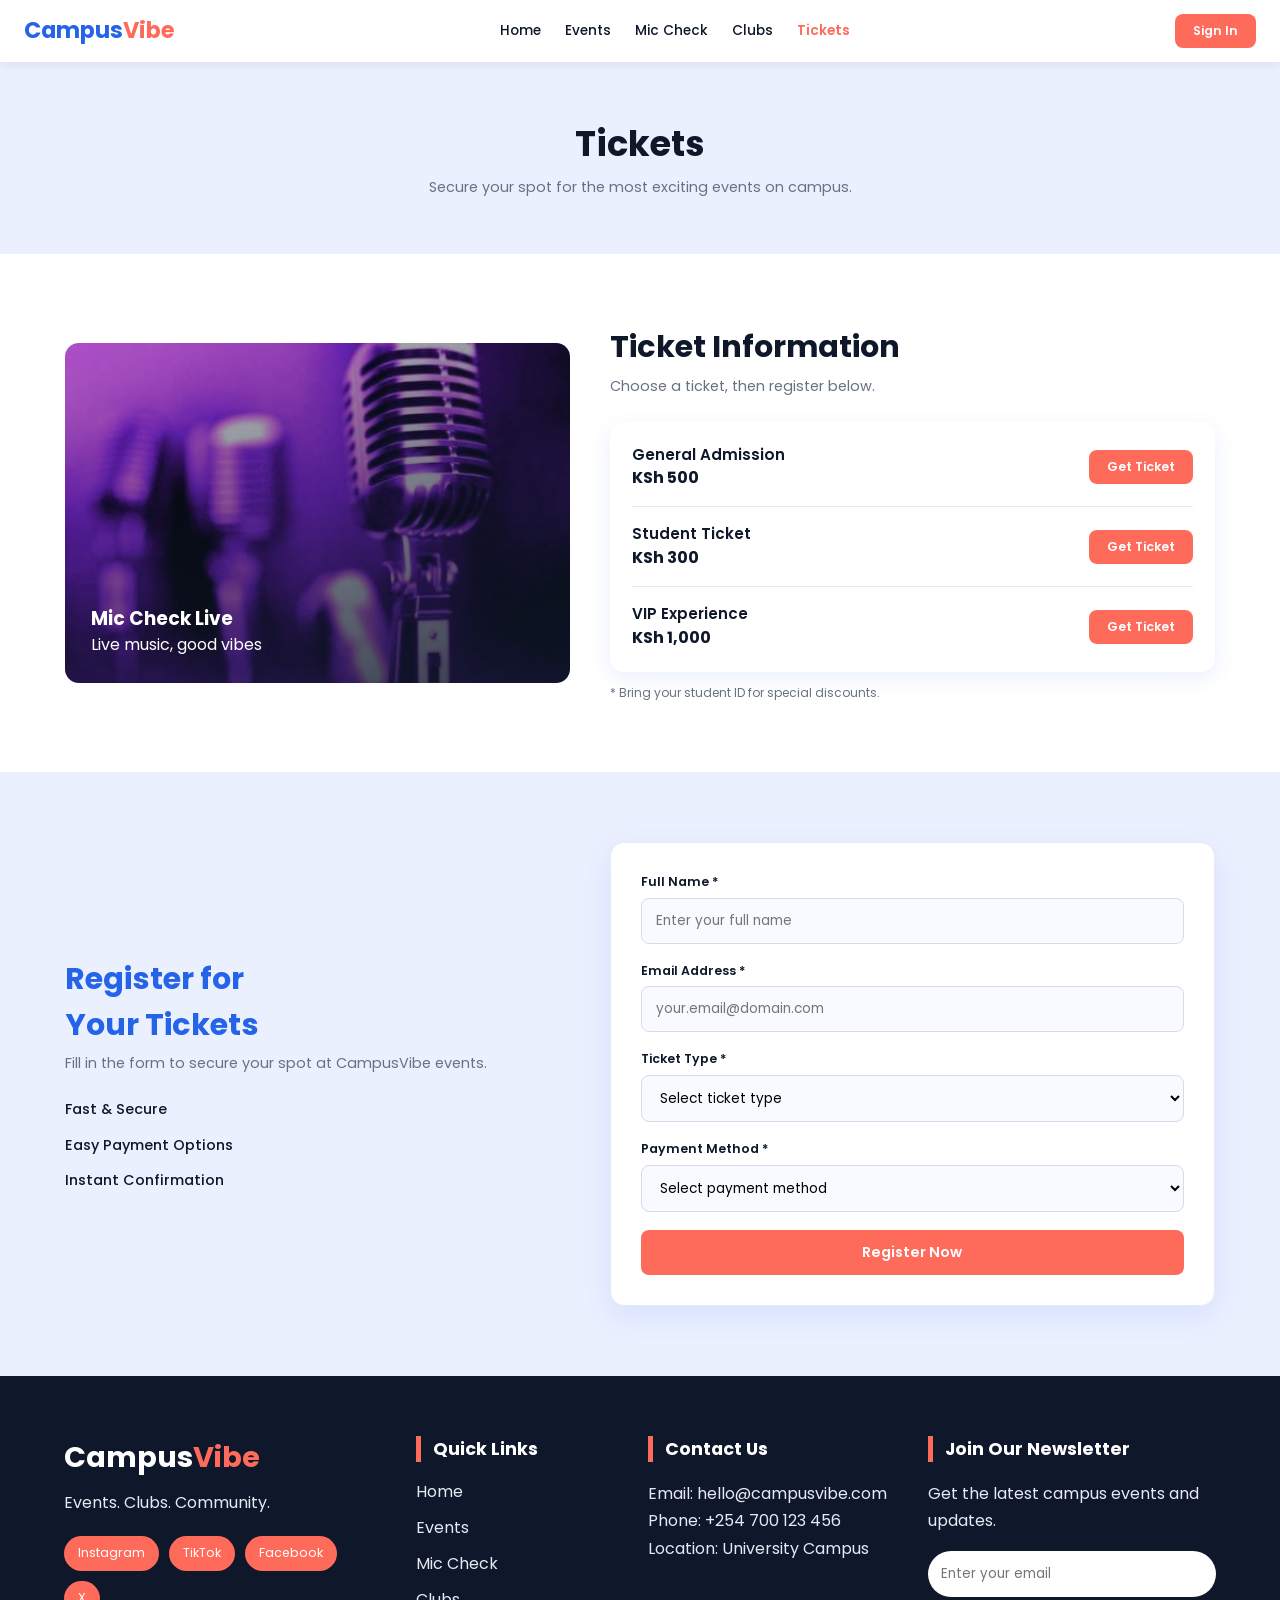
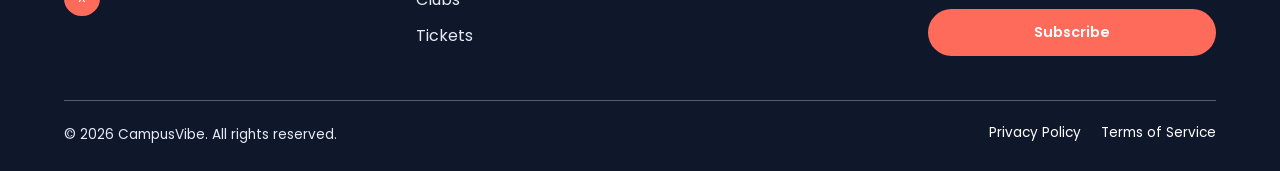
<file: sections/tickets.html>
<!DOCTYPE html>
<html lang="en">
<head>
<meta charset="UTF-8">
<meta name="viewport" content="width=device-width, initial-scale=1.0">
<title>Tickets | CampusVibe</title>
<link href="https://fonts.googleapis.com/css2?family=Poppins:wght@400;500;600;700&display=swap" rel="stylesheet">
<link rel="stylesheet" href="../styles.css">
</head>
<body>
<a class="skip" href="#main">Skip to content</a>

<!-- HEADER: identical on every page; only the highlighted link changes -->
<header class="header">
  <a href="../index.html" class="logo">Campus<span>Vibe</span></a>
  <nav class="nav" aria-label="Main"><a href="../index.html">Home</a><a href="events.html">Events</a><a href="featured-event.html">Mic Check</a><a href="clubs.html">Clubs</a><a href="tickets.html" class="active" aria-current="page">Tickets</a></nav>
  <a href="tickets.html#register" class="btn btn-sm">Sign In</a>
  <button class="menu-toggle" aria-label="Open menu" aria-expanded="false">&#9776;</button>
</header>

<main id="main">
<div class="page-hero"><h1 class="title">Tickets</h1><p class="sub">Secure your spot for the most exciting events on campus.</p></div>
<section class="section" id="tickets">
  <div class="wrap split">
    <div class="poster"><h3>Mic Check Live</h3><p>Live music, good vibes</p></div>
    <div>
      <h2 class="title">Ticket Information</h2>
      <p class="sub">Choose a ticket, then register below.</p>
      <div class="box">
        <div class="ticket"><div><h3 class="tname">General Admission</h3><b>KSh 500</b></div><button class="btn btn-sm" data-ticket="General Admission">Get Ticket</button></div>
        <div class="ticket"><div><h3 class="tname">Student Ticket</h3><b>KSh 300</b></div><button class="btn btn-sm" data-ticket="Student Ticket">Get Ticket</button></div>
        <div class="ticket"><div><h3 class="tname">VIP Experience</h3><b>KSh 1,000</b></div><button class="btn btn-sm" data-ticket="VIP Experience">Get Ticket</button></div>
      </div>
      <p class="note">* Bring your student ID for special discounts.</p>
    </div>
  </div>
</section>

<section class="section light" id="register">
  <div class="wrap split">
    <div>
      <h2 class="title blue">Register for<br>Your Tickets</h2>
      <p class="sub">Fill in the form to secure your spot at CampusVibe events.</p>
      <ul class="perks"><li>Fast &amp; Secure</li><li>Easy Payment Options</li><li>Instant Confirmation</li></ul>
    </div>
    <form id="regForm" novalidate>
      <label for="name">Full Name *</label>
      <input type="text" id="name" placeholder="Enter your full name" autocomplete="name">
      <label for="email">Email Address *</label>
      <input type="email" id="email" placeholder="your.email@domain.com" autocomplete="email">
      <label for="type">Ticket Type *</label>
      <select id="type">
        <option value="">Select ticket type</option>
        <option>General Admission - KSh 500</option>
        <option>Student Ticket - KSh 300</option>
        <option>VIP Experience - KSh 1,000</option>
      </select>
      <label for="pay">Payment Method *</label>
      <select id="pay">
        <option value="">Select payment method</option>
        <option>M-Pesa</option><option>Cash at the venue</option><option>Bank transfer</option>
      </select>
      <button type="submit" class="btn full">Register Now</button>
      <div id="msg" role="alert"></div>
    </form>
  </div>
</section>
</main>

<!-- FOOTER: identical on every page -->
<footer class="footer">
  <div class="footer-container">
    <div>
      <h2>Campus<span>Vibe</span></h2>
      <p>Events. Clubs. Community.</p>
      <div class="social-links">
        <a href="#" aria-label="Instagram">Instagram</a><a href="#" aria-label="TikTok">TikTok</a>
        <a href="#" aria-label="Facebook">Facebook</a><a href="#" aria-label="X">X</a>
      </div>
    </div>
    <div class="footer-links"><h3>Quick Links</h3><a href="../index.html">Home</a><a href="events.html">Events</a><a href="featured-event.html">Mic Check</a><a href="clubs.html">Clubs</a><a href="tickets.html">Tickets</a></div>
    <div>
      <h3>Contact Us</h3>
      <p>Email: hello@campusvibe.com</p><p>Phone: +254 700 123 456</p><p>Location: University Campus</p>
    </div>
    <div class="footer-newsletter">
      <h3>Join Our Newsletter</h3>
      <p>Get the latest campus events and updates.</p>
      <form id="newsletterForm">
        <label for="newsEmail" class="skip">Email address</label>
        <input type="email" id="newsEmail" placeholder="Enter your email" required>
        <button type="submit">Subscribe</button>
      </form>
      <p id="newsMsg" role="status"></p>
    </div>
  </div>
  <div class="footer-bottom">
    <p>&copy; 2026 CampusVibe. All rights reserved.</p>
    <div><a href="#">Privacy Policy</a><a href="#">Terms of Service</a></div>
  </div>
</footer>

<script src="../script.js"></script>
</body>
</html>
</file>
<file: styles.css>
/* ===== 9. DESIGN SYSTEM: colours and font from the prototype, defined once ===== */
:root {
  --blue: #2563E8;   /* primary blue: headings, links, numbers */
  --coral: #FF6B5B;  /* coral accent: buttons, highlights */
  --light: #EBF0FF;  /* light blue: section backgrounds */
  --navy: #0F172A;   /* dark navy: text, footer */
  --grey: #687280;   /* grey: small labels */
}
/* reset: removes browser default spacing; border-box makes widths include padding */
* { box-sizing: border-box; margin: 0; padding: 0; }
html { scroll-behavior: smooth; }  /* nav links glide to sections */
body { font-family: 'Poppins', Arial, sans-serif; color: var(--navy); line-height: 1.5; }
a { color: inherit; text-decoration: none; }
.wrap { max-width: 1150px; margin: auto; }          /* centres content */
.section { padding: 70px 24px; scroll-margin-top: 70px; } /* scroll-margin keeps the sticky header off the heading */
.light { background: var(--light); }
.title { font-size: 1.9rem; font-weight: 700; }
.title.blue { color: var(--blue); }
.sub { color: var(--grey); font-size: .9rem; margin: 6px 0 24px; }

/* buttons: .btn = coral primary button, .btn-sm = smaller version */
.btn { display: inline-block; background: var(--coral); color: #fff; border: none; border-radius: 8px;
  padding: 12px 24px; font: 600 .9rem 'Poppins', sans-serif; cursor: pointer; transition: .2s; }
.btn:hover { background: #ec5848; transform: translateY(-1px); }
.btn-sm { padding: 8px 18px; font-size: .78rem; }
.btn.full { width: 100%; }
.link { color: var(--blue); font-weight: 600; font-size: .8rem; }

/* card grids: 4, 3 columns on desktop (collapsed for mobile at the bottom) */
.grid3 { display: grid; grid-template-columns: repeat(3, 1fr); gap: 20px; }
.grid4 { display: grid; grid-template-columns: repeat(4, 1fr); gap: 16px; }
.card { background: #fff; border-radius: 14px; padding: 22px; box-shadow: 0 6px 20px rgba(37,99,232,.1); }
.card h3 { font-size: 1rem; margin-bottom: 6px; color: var(--navy); }
.card p { color: var(--grey); font-size: .82rem; margin-bottom: 12px; }
.card span { color: var(--blue); font-weight: 600; font-size: .78rem; }

/* header: sticky = stays at the top while scrolling */
.header { position: sticky; top: 0; z-index: 10; display: flex; align-items: center; justify-content: space-between;
  gap: 16px; padding: 14px 24px; background: #fff; box-shadow: 0 2px 10px rgba(15,23,42,.08); }
.logo { font-size: 1.4rem; font-weight: 700; color: var(--blue); }
.logo span { color: var(--coral); }
.nav { display: flex; gap: 24px; font-size: .85rem; font-weight: 500; }
.nav a:hover { color: var(--coral); }

/* 1. hero: gradient stands in for the crowd photo.
   To use a photo: add  url("images/hero.jpg") center/cover,  before the gradient. */
.hero { padding: 110px 24px; color: #fff;
  background: linear-gradient(135deg, rgba(15,23,42,.85), rgba(37,99,232,.7)), linear-gradient(135deg, #2563E8, #6D28D9); }
.hero h1 { font-size: 3.2rem; line-height: 1.15; }
.hero-sub { font-weight: 600; font-size: 1.2rem; margin: 14px 0 6px; }
.hero-text { max-width: 480px; opacity: .9; margin-bottom: 24px; }
.quick { margin-top: -50px; padding: 0 24px; position: relative; } /* pulls cards up over the hero */
.quick .card { text-align: center; }

/* 2. events */
.tabs { display: flex; flex-wrap: wrap; gap: 10px; margin-bottom: 24px; }
.tab { border: none; background: #fff; color: var(--grey); padding: 8px 20px; border-radius: 20px;
  font: 500 .8rem 'Poppins', sans-serif; cursor: pointer; }
.tab.active { background: var(--coral); color: #fff; }  /* .active is added by script.js */
.thumb { height: 130px; border-radius: 10px; margin-bottom: 12px; padding: 10px; }
.thumb b { background: #fff; color: var(--navy); border-radius: 8px; padding: 4px 8px; font-size: .75rem; display: inline-block; text-align: center; }
.t1 { background: linear-gradient(135deg, #6D28D9, #FF6B5B); }
.t2 { background: linear-gradient(135deg, #0F172A, #2563E8); }
.t3 { background: linear-gradient(135deg, #FF6B5B, #F59E0B); }
.cat { color: var(--coral); font-weight: 600; }
.event p { margin-top: 8px; }
.empty { text-align: center; color: var(--grey); margin-top: 20px; }
[hidden] { display: none !important; }  /* makes the hidden attribute always win */

/* 4. tickets and 5. featured share a two-column layout */
.split { display: grid; grid-template-columns: 1fr 1.2fr; gap: 40px; align-items: center; }
.poster { min-height: 340px; border-radius: 14px; padding: 26px; color: #fff; display: flex; flex-direction: column; justify-content: flex-end;
  background: linear-gradient(160deg, rgba(15,23,42,.25), rgba(15,23,42,.85)), url("images/mic-check.jpeg") center/cover no-repeat, linear-gradient(135deg, #2563E8, #6D28D9 55%, #FF6B5B); }
.poster.tall { min-height: 400px; }
.box { background: #fff; border-radius: 14px; padding: 6px 22px; box-shadow: 0 6px 20px rgba(37,99,232,.1); }
.ticket, .artist { display: flex; align-items: center; justify-content: space-between; gap: 16px; padding: 16px 0; border-bottom: 1px solid #E6EAF5; }
.ticket:last-child, .artist:last-child { border-bottom: none; }
.note { font-size: .75rem; color: var(--grey); margin-top: 12px; }
.badge { display: inline-block; background: var(--coral); color: #fff; font-size: .7rem; font-weight: 600; padding: 4px 12px; border-radius: 6px; margin-bottom: 10px; }

/* countdown cards (updated every second by script.js) */
.countdown { display: flex; gap: 12px; margin-top: 24px; }
.cd { flex: 1; max-width: 90px; text-align: center; background: #fff; border: 1px solid var(--light);
  border-radius: 12px; padding: 12px 6px; color: var(--grey); font-size: .72rem; box-shadow: 0 2px 8px rgba(37,99,232,.08); }
.cd span { display: block; color: var(--blue); font-weight: 600; font-size: 1.75rem; font-variant-numeric: tabular-nums; }
.started { margin-top: 24px; font-weight: 600; color: var(--coral); }

/* poll */
.pollbox { max-width: 520px; }
.votes { margin-left: auto; color: var(--coral); font-weight: 700; }

/* 6. registration form */
.perks { list-style: none; display: grid; gap: 14px; font-weight: 500; font-size: .9rem; }
form#regForm { background: #fff; border: 1px solid #E6EAF5; border-radius: 14px; padding: 30px; box-shadow: 0 10px 30px rgba(37,99,232,.1); }
#regForm label { display: block; font-size: .78rem; font-weight: 600; margin-bottom: 6px; }
#regForm input, #regForm select { width: 100%; padding: 12px 14px; border: 1px solid #D5DBEB; border-radius: 8px;
  font: .85rem 'Poppins', sans-serif; background: #F9FAFF; margin-bottom: 18px; }
#regForm input:focus, #regForm select:focus { outline: 2px solid var(--blue); background: #fff; }
#msg { margin-top: 14px; padding: 12px; border-radius: 8px; font-size: .85rem; display: none; }
#msg.ok { display: block; background: #E8F8EE; color: #1B7A3E; }
#msg.err { display: block; background: #FFECEA; color: #B3261E; }

/* 7. footer (teammate's styles, now using the design-system colours and Poppins) */
.footer { background: var(--navy); color: #fff; padding: 60px 5% 25px; }
.footer-container { display: grid; grid-template-columns: 1.3fr .8fr 1fr 1.2fr; gap: 40px; max-width: 1400px; margin: auto; padding-bottom: 40px; }
.footer h2 { font-size: 1.8rem; margin-bottom: 10px; }
.footer h2 span { color: var(--coral); }
.footer h3 { font-size: 1.1rem; margin-bottom: 18px; border-left: 5px solid var(--coral); padding-left: 12px; }
.footer p { color: #e5eaf4; line-height: 1.7; }
.social-links { display: flex; gap: 10px; flex-wrap: wrap; margin-top: 20px; }
.social-links a { background: var(--coral); padding: 8px 14px; border-radius: 50px; font-size: .78rem; transition: .3s; }
.social-links a:hover { background: #fff; color: var(--navy); }
.footer-links { display: flex; flex-direction: column; }
.footer-links a { color: #e5eaf4; margin-bottom: 12px; transition: .3s; }
.footer-links a:hover { color: var(--coral); padding-left: 6px; }
.footer-newsletter form { display: flex; flex-direction: column; gap: 12px; margin-top: 16px; }
.footer-newsletter input { padding: 13px; border: none; outline: none; border-radius: 30px; font-family: inherit; }
.footer-newsletter button { background: var(--coral); color: #fff; border: none; padding: 13px; border-radius: 30px; font: 600 .9rem 'Poppins', sans-serif; cursor: pointer; }
.footer-newsletter button:hover { background: #fff; color: var(--navy); }
.footer-bottom { border-top: 1px solid rgba(255,255,255,.3); padding-top: 22px; display: flex; justify-content: space-between; flex-wrap: wrap; gap: 14px; font-size: .85rem; }
.footer-bottom a { margin-left: 20px; }
.footer-bottom a:hover { color: var(--coral); }

/* ===== 8. MOBILE VIEW: @media rules apply only on screens narrower than the given width ===== */
@media (max-width: 992px) {
  .grid4 { grid-template-columns: repeat(2, 1fr); }
  .grid3 { grid-template-columns: repeat(2, 1fr); }
  .footer-container { grid-template-columns: repeat(2, 1fr); }
}
@media (max-width: 700px) {
  .nav { display: none; }                 /* hides the menu on phones to save space */
  .hero { padding: 80px 20px; }
  .hero h1 { font-size: 2.3rem; }
  .grid3, .grid4, .split, .footer-container { grid-template-columns: 1fr; }
  .countdown { gap: 8px; }
  .cd span { font-size: 1.35rem; }
  .footer-bottom { flex-direction: column; text-align: center; }
  .footer-bottom a { margin: 0 8px; }
}

/* ===== FEATURED EVENT details (Ngor's three boxes, restyled with the design-system colours) ===== */
.fe-details { display: flex; gap: 12px; flex-wrap: wrap; margin-bottom: 22px; }
.fe-box { flex: 1 1 140px; background: #fff; border: 1px solid var(--light); border-radius: 12px;
  padding: 12px 16px; box-shadow: 0 2px 8px rgba(37,99,232,.08); }
.fe-box h4 { color: var(--coral); font-size: .72rem; letter-spacing: 1.5px; }
.fe-box p { font-weight: 600; font-size: .9rem; color: var(--navy); }
.cd-label { margin-top: 26px; font-size: .75rem; letter-spacing: 2px; color: var(--grey); }
.cd-label + .countdown { margin-top: 10px; }
@media (max-width: 700px) { .fe-box { flex-basis: 100%; } }

/* ===== MULTI-PAGE ADDITIONS ===== */
:focus-visible { outline: 3px solid var(--blue); outline-offset: 2px; }  /* clear keyboard focus */
.skip { position: absolute; left: -999px; top: 8px; background: #fff; padding: 8px 14px; border-radius: 8px; z-index: 20; }
.skip:focus { left: 8px; }                          /* "Skip to content" link appears only when tabbed to */
.nav a.active { color: var(--coral); font-weight: 600; } /* highlights the current page */
.menu-toggle { display: none; background: none; border: 1px solid #D5DBEB; border-radius: 8px; padding: 6px 12px; font-size: 1.1rem; cursor: pointer; }
.page-hero { background: var(--light); padding: 56px 24px; text-align: center; }
.page-hero .sub { margin-bottom: 0; }
.btn:disabled { opacity: .5; cursor: not-allowed; transform: none; }

/* poll page: each artist has a name, vote count, button and a progress bar */
.artist-card { padding: 16px 0; border-bottom: 1px solid #E6EAF5; }
.artist-card:last-child { border-bottom: none; }
.artist-main { display: flex; align-items: center; gap: 16px; }
.artist-main .votes { margin-left: auto; }
.bar { height: 8px; background: var(--light); border-radius: 8px; margin-top: 10px; overflow: hidden; }
.bar-fill { height: 100%; width: 0; background: var(--coral); transition: width .4s; }
.poll-meta { display: flex; justify-content: space-between; gap: 12px; padding: 14px 0 8px; font-size: .8rem; color: var(--grey); }
#pollMsg { color: #1B7A3E; font-weight: 600; }

@media (max-width: 700px) {
  .menu-toggle { display: block; }
  .nav.open { display: flex; flex-direction: column; gap: 14px; position: absolute; top: 100%; left: 0; right: 0;
    background: #fff; padding: 18px 24px; box-shadow: 0 8px 16px rgba(15,23,42,.1); }
}

/* ===== PAGES: icons, event images, details panel, CTA ===== */
.icon { width: 44px; height: 44px; border-radius: 12px; background: var(--light); color: var(--blue); display: grid; place-items: center; margin-bottom: 12px; }
.quick .card .icon { margin-left: auto; margin-right: auto; }
a.card { display: block; transition: .2s; }
a.card:hover { transform: translateY(-3px); box-shadow: 0 10px 24px rgba(37,99,232,.16); }
.event-img { position: relative; margin-bottom: 12px; }
.event-img img { width: 100%; height: 160px; object-fit: cover; border-radius: 10px; display: block; } /* cover = same size for every photo */
.event-img b { position: absolute; top: 10px; left: 10px; background: #fff; color: var(--navy); border-radius: 8px; padding: 4px 8px; font-size: .75rem; text-align: center; }
.btn-outline { background: #fff; color: var(--coral); border: 1.5px solid var(--coral); }
.btn-outline:hover { background: var(--coral); color: #fff; }
.details { margin-top: 12px; padding-top: 12px; border-top: 1px solid #E6EAF5; font-size: .85rem; }
.cta { margin-top: 40px; padding: 24px; background: var(--light); border-radius: 14px; display: flex; flex-wrap: wrap; align-items: center; justify-content: space-between; gap: 16px; }
.tname { font-size: .95rem; font-weight: 600; }
h1.title { font-size: 2.2rem; }
h2.cd-label { margin-top: 26px; font-size: .75rem; letter-spacing: 2px; color: var(--grey); font-weight: 600; }
.card .link { display: inline-block; margin-top: 4px; }
.box p + p { margin-top: 6px; }

/* featured-event page: small headings reuse the old h4 look; buttons side by side */
.fe-box h2 { color: var(--coral); font-size: .72rem; letter-spacing: 1.5px; font-weight: 600; }
.poster h2 { font-size: 1.5rem; }
.btn + .btn { margin-left: 10px; }

/* ===== HOME: hero chips and Cultural Week gallery ===== */
.hero .btn-outline { background: transparent; color: #fff; border-color: #fff; }
.hero .btn-outline:hover { background: #fff; color: var(--navy); }
.chips { display: flex; flex-wrap: wrap; gap: 12px; margin-top: 32px; }
.chip { background: rgba(255,255,255,.14); border: 1px solid rgba(255,255,255,.3); border-radius: 12px; padding: 10px 16px; }
.chip small { display: block; font-size: .65rem; letter-spacing: 1.5px; opacity: .85; }
.chip b { font-size: .9rem; }
.gallery { display: grid; grid-template-columns: repeat(3, 1fr); gap: 16px; margin-top: 8px; }
.gallery figure { background: #fff; border-radius: 14px; overflow: hidden; box-shadow: 0 6px 20px rgba(37,99,232,.1); transition: .2s; }
.gallery a:hover figure { transform: translateY(-3px); }
.gallery img { width: 100%; height: 170px; object-fit: cover; display: block; }
.gallery figcaption { padding: 12px 16px; font-weight: 600; font-size: .9rem; }
.fe-box h3 { color: var(--coral); font-size: .72rem; letter-spacing: 1.5px; font-weight: 600; }
@media (max-width: 700px) { .gallery { grid-template-columns: 1fr; } }

/* ===== HERO: centred text under the banner ===== */
.hero { padding: 70px 24px 130px; }
.hero-center { text-align: center; }
.hero-center .hero-text { margin-left: auto; margin-right: auto; }
.hero-center .chips { justify-content: center; }


/* ===== BRAND BANNER at the top of the home page ===== */
.banner { display: block; width: 100%; height: auto; max-height: 360px; object-fit: cover; object-position: center bottom; } /* on wide screens, trims the empty top, keeps the wave */

/* ===== CLUB JOIN FORM (same look as the registration form) ===== */
#joinForm { background: #fff; border: 1px solid #E6EAF5; border-radius: 14px; padding: 30px; box-shadow: 0 10px 30px rgba(37,99,232,.1); }
#joinForm label { display: block; font-size: .78rem; font-weight: 600; margin-bottom: 6px; }
#joinForm input, #joinForm select { width: 100%; padding: 12px 14px; border: 1px solid #D5DBEB; border-radius: 8px; font: .85rem 'Poppins', sans-serif; background: #F9FAFF; margin-bottom: 18px; }
#joinForm input:focus, #joinForm select:focus { outline: 2px solid var(--blue); background: #fff; }
#joinMsg { margin-top: 14px; padding: 12px; border-radius: 8px; font-size: .85rem; display: none; }
#joinMsg.ok { display: block; background: #E8F8EE; color: #1B7A3E; }
#joinMsg.err { display: block; background: #FFECEA; color: #B3261E; }
</file>
